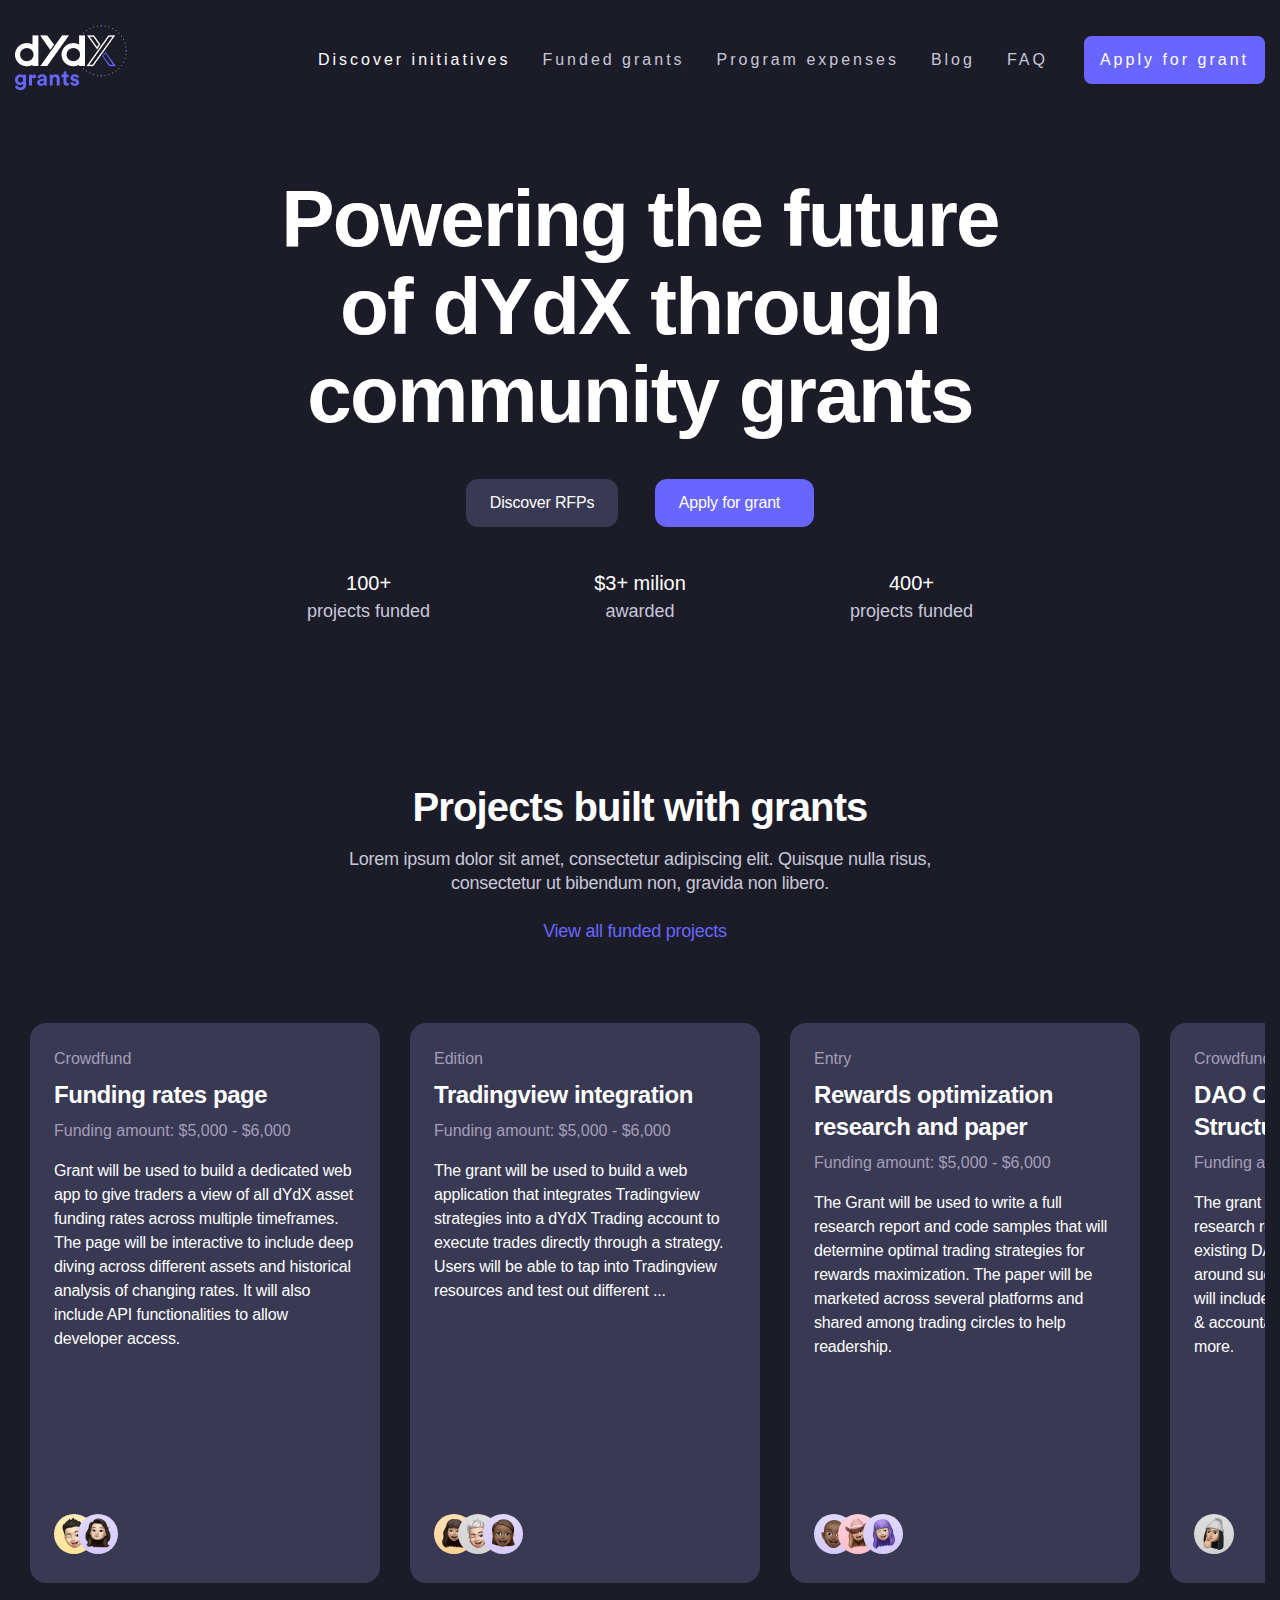
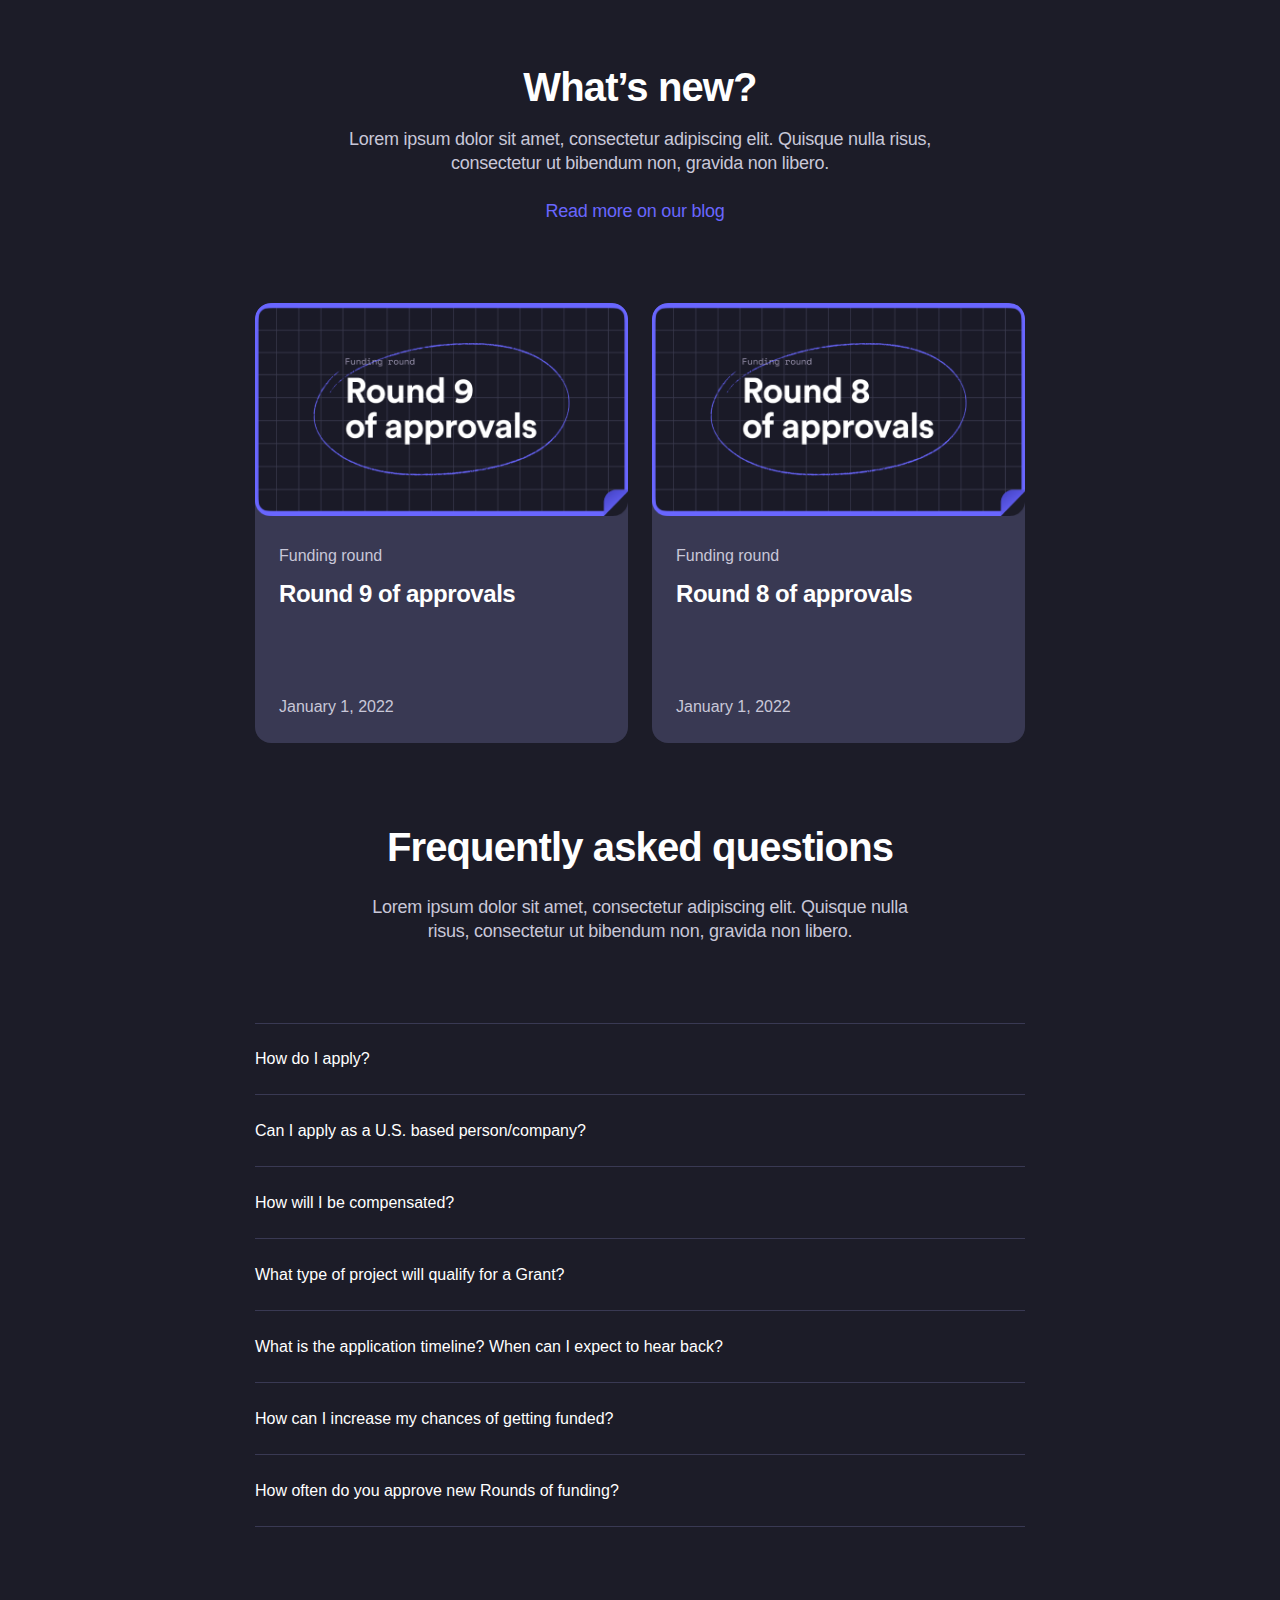
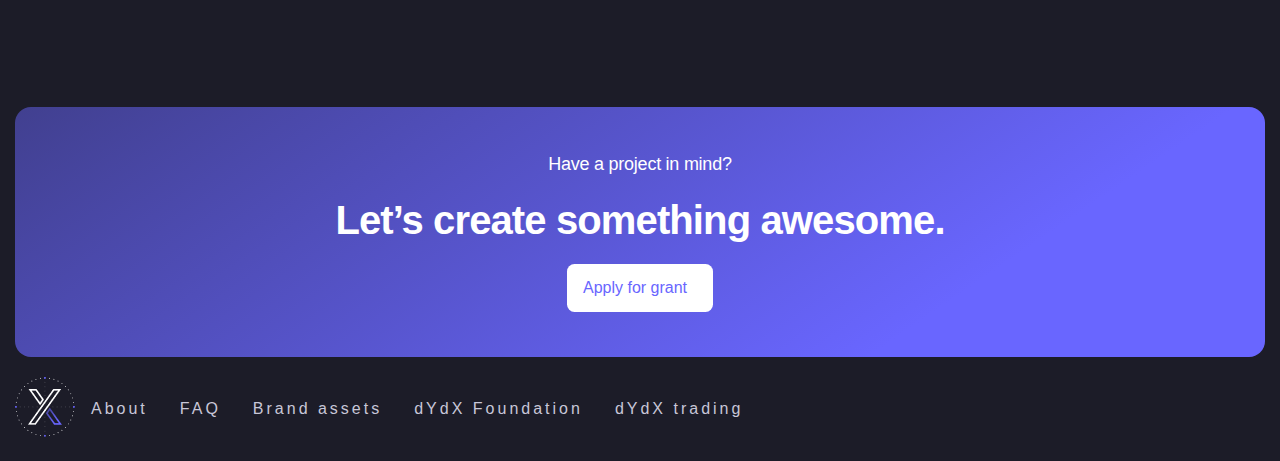
<file: index.html>
<!DOCTYPE html>
<html lang="en">
  <head>
    <meta charset="UTF-8" />
    <meta name="viewport" content="width=device-width, initial-scale=1.0" />
    <title>Document</title>
    <link
      rel="stylesheet"
      href="https://cdnjs.cloudflare.com/ajax/libs/font-awesome/6.5.2/css/all.min.css"
      integrity="sha512-SnH5WK+bZxgPHs44uWIX+LLJAJ9/2PkPKZ5QiAj6Ta86w+fsb2TkcmfRyVX3pBnMFcV7oQPJkl9QevSCWr3W6A=="
      crossorigin="anonymous"
      referrerpolicy="no-referrer"
    />
    <link rel="stylesheet" href="css/header.css" />
    <link rel="stylesheet" href="css/footer.css" />
    <link rel="stylesheet" href="css/home.css" />
  </head>
  <body>
    <input type="checkbox" id="menubar" hidden />
    <header>
      <nav class="nav">
        <div class="nav__logo">
          <img src="img/Logologo.png" alt="logo" />
        </div>
        <div class="nav__wrapper">
          <ul class="nav__list">
            <li><a href="./index.html" class="nav-link nav-link--active">Discover initiatives</a></li>
            <li><a href="pages/funded grand/index.html" class="nav-link">Funded grants</a></li>
            <li><a href="pages/Program expenses/index.html" class="nav-link">Program expenses</a></li>
            <li><a href="pages/blog/index.html" class="nav-link">Blog</a></li>
            <li><a href="pages/FAQ/index.html" class="nav-link">FAQ</a></li>
            <li class="nav__list-item">
              <i class="fab fa-twitter"></i>
              <i class="fab fa-discord"></i>
            </li>
          </ul>
           <button class="nav-btn">Apply <span>for grant</span></button>
          <label for="menubar" class="menubar">
            <i class="fa-solid fa-bars"></i>
            <i class="fas fa-xmark"></i>
          </label>
        </div>
      </nav>
    </header>
    <main>
      <section class="home">
        <div class="container">
          <h1 class="home__title">
            Powering the future of dYdX through community grants
          </h1>
          <div class="home__btns">
            <button class="home-btn">Discover RFPs</button>
            <button class="home-btn footer-btn">
              Apply for grant <i class="fa-solid fa-arrow-right"></i>
            </button>
          </div>
          <div class="home__cards">
            <div class="card">
              <span>100+ </span>
              projects funded
            </div>
            <div class="card">
              <span>$3+ milion</span>
              awarded
            </div>
            <div class="card">
              <span>400+ </span>
              projects funded
            </div>
          </div>
        </div>
      </section>
      <section class="project">
        <div class="project__inner">
          <h2 class="project__title">Projects built with grants</h2>
          <p class="project__text">
            Lorem ipsum dolor sit amet, consectetur adipiscing elit. Quisque
            nulla risus, consectetur ut bibendum non, gravida non libero.
          </p>
          <a href="#" class="project-link">
            View all funded projects <i class="fas fa-arrow-right"></i
          ></a>
        </div>
        <div class="project__cards">
          <div class="card">
            <span class="subtitle">Crowdfund</span>
            <h3 class="card__title">Funding rates page</h3>
            <span class="subtitle">Funding amount: $5,000 - $6,000</span>
            <p class="card__text">
              Grant will be used to build a dedicated web app to give traders a
              view of all dYdX asset funding rates across multiple timeframes.
              The page will be interactive to include deep diving across
              different assets and historical analysis of changing rates. It
              will also include API functionalities to allow developer access.
            </p>

            <div class="card__imgs">
              <img src="img/product__imgs/Rectangleimg-1.png" alt="RASM" />
              <img src="img/product__imgs/Rectangleimg-2.png" alt="RASM" />
            </div>
          </div>
          <div class="card">
            <span class="subtitle">Edition</span>
            <h3 class="card__title">Tradingview integration</h3>
            <span class="subtitle">Funding amount: $5,000 - $6,000</span>
            <p class="card__text">
              The grant will be used to build a web application that integrates
              Tradingview strategies into a dYdX Trading account to execute
              trades directly through a strategy. Users will be able to tap into
              Tradingview resources and test out different ...
            </p>

            <div class="card__imgs">
              <img src="img/product__imgs/Rectangleimg-3.png" alt="RASM" />
              <img src="img/product__imgs/Rectangleimg-4.png" alt="RASM" />
              <img src="img/product__imgs/Rectangleimg-5.png" alt="RASM" />
            </div>
          </div>
          <div class="card">
            <span class="subtitle">Entry</span>
            <h3 class="card__title">Rewards optimization research and paper</h3>
            <span class="subtitle">Funding amount: $5,000 - $6,000</span>
            <p class="card__text">
              The Grant will be used to write a full research report and code
              samples that will determine optimal trading strategies for rewards
              maximization. The paper will be marketed across several platforms
              and shared among trading circles to help readership.
            </p>

            <div class="card__imgs">
              <img src="img/product__imgs/Rectangleimg-6.png" alt="RASM" />
              <img src="img/product__imgs/Rectangleimg-7.png" alt="RASM" />
              <img src="img/product__imgs/Rectangleimg-8.png" alt="RASM" />
            </div>
          </div>
          <div class="card">
            <span class="subtitle">Crowdfund</span>
            <h3 class="card__title">DAO Organizational Structure Research</h3>
            <span class="subtitle">Funding amount: $5,000 - $6,000</span>
            <p class="card__text">
              The grant will be used to fund a deep dive research report around
              historical and existing DAO structures with guidance around
              successful best practices. Topics will include organization
              structure, reporting & accountability, contributors, funding, and
              more.
            </p>

            <div class="card__imgs">
              <img src="img/product__imgs/Rectangleimg-9.png" alt="RASM" />
            </div>
          </div>
        </div>
      </section>
      <section class="news">
        <div class="project__inner">
          <h3 class="project__title">What’s new?</h3>
          <p class="project__text">
            Lorem ipsum dolor sit amet, consectetur adipiscing elit. Quisque
            nulla risus, consectetur ut bibendum non, gravida non libero.
          </p>
          <a href="" class="project-link"
            >Read more on our blog <i class="fas fa-arrow-right"></i
          ></a>
        </div>
        <div class="news__cards">
          <div class="card">
            <img src="img/Round-9.png" alt="Round" width="100%" />
            <div class="news__inner">
              <p>Funding round</p>
              <h3>Round 9 of approvals</h3>
              <span>January 1, 2022</span>
            </div>
          </div>
          <div class="card">
            <img src="img/Round-8.png" alt="Round" width="100%" />
            <div class="news__inner">
              <p>Funding round</p>
              <h3>Round 8 of approvals</h3>
              <span>January 1, 2022</span>
            </div>
          </div>
        </div>
      </section>
      <section class="question">
        <div class="question__wrapper">
          <h1 class="question__title">Frequently asked questions</h1>
          <p class="question__text">
            Lorem ipsum dolor sit amet, consectetur adipiscing elit. Quisque
            nulla risus, consectetur ut bibendum non, gravida non libero.
          </p>
        </div>
        <div class="cards">
          <div class="card">
            <p>How do I apply?</p>
            <i class="fa-solid fa-plus"></i>
          </div>
          <div class="card">
            <p>Can I apply as a U.S. based person/company?</p>
            <i class="fa-solid fa-plus"></i>
          </div>
          <div class="card">
            <p>How will I be compensated?</p>
            <i class="fa-solid fa-plus"></i>
          </div>
          <div class="card">
            <p>What type of project will qualify for a Grant?</p>
            <i class="fa-solid fa-plus"></i>
          </div>
          <div class="card">
            <p>
              What is the application timeline? When can I expect to hear back?
            </p>
            <i class="fa-solid fa-plus"></i>
          </div>
          <div class="card">
            <p>How can I increase my chances of getting funded?</p>
            <i class="fa-solid fa-plus"></i>
          </div>
          <div class="card">
            <p>How often do you approve new Rounds of funding?</p>
            <i class="fa-solid fa-plus"></i>
          </div>
        </div>
      </section>
    </main>
    <footer>
      <div class="container footer__wrapper">
        <div class="footer__subtitle">Have a project in mind?</div>
        <div class="footer__title">Let’s create something awesome.</div>
        <button class="footer-btn">
          Apply for grant <i class="fa-solid fa-arrow-right"></i>
        </button>
      </div>
      <div class="footer__inner container">
        <ul class="footer__list">
          <li>
            <a href="./index.html" class="footer-link">
              <img src="img/footer-logo.png" alt="footer-Xlogo" />
            </a>
          </li>
          <li><a href="#" class="nav-link">About </a></li>
          <li><a href="#" class="nav-link">FAQ</a></li>
          <li><a href="#" class="nav-link">Brand assets</a></li>
          <li><a href="#" class="nav-link">dYdX Foundation</a></li>
          <li><a href="#" class="nav-link">dYdX trading</a></li>
        </ul>
        <div class="footer__icon">
          <i class="fab fa-twitter"></i>
          <i class="fab fa-discord"></i>
        </div>
      </div>
    </footer>
  </body>
</html>
</file>
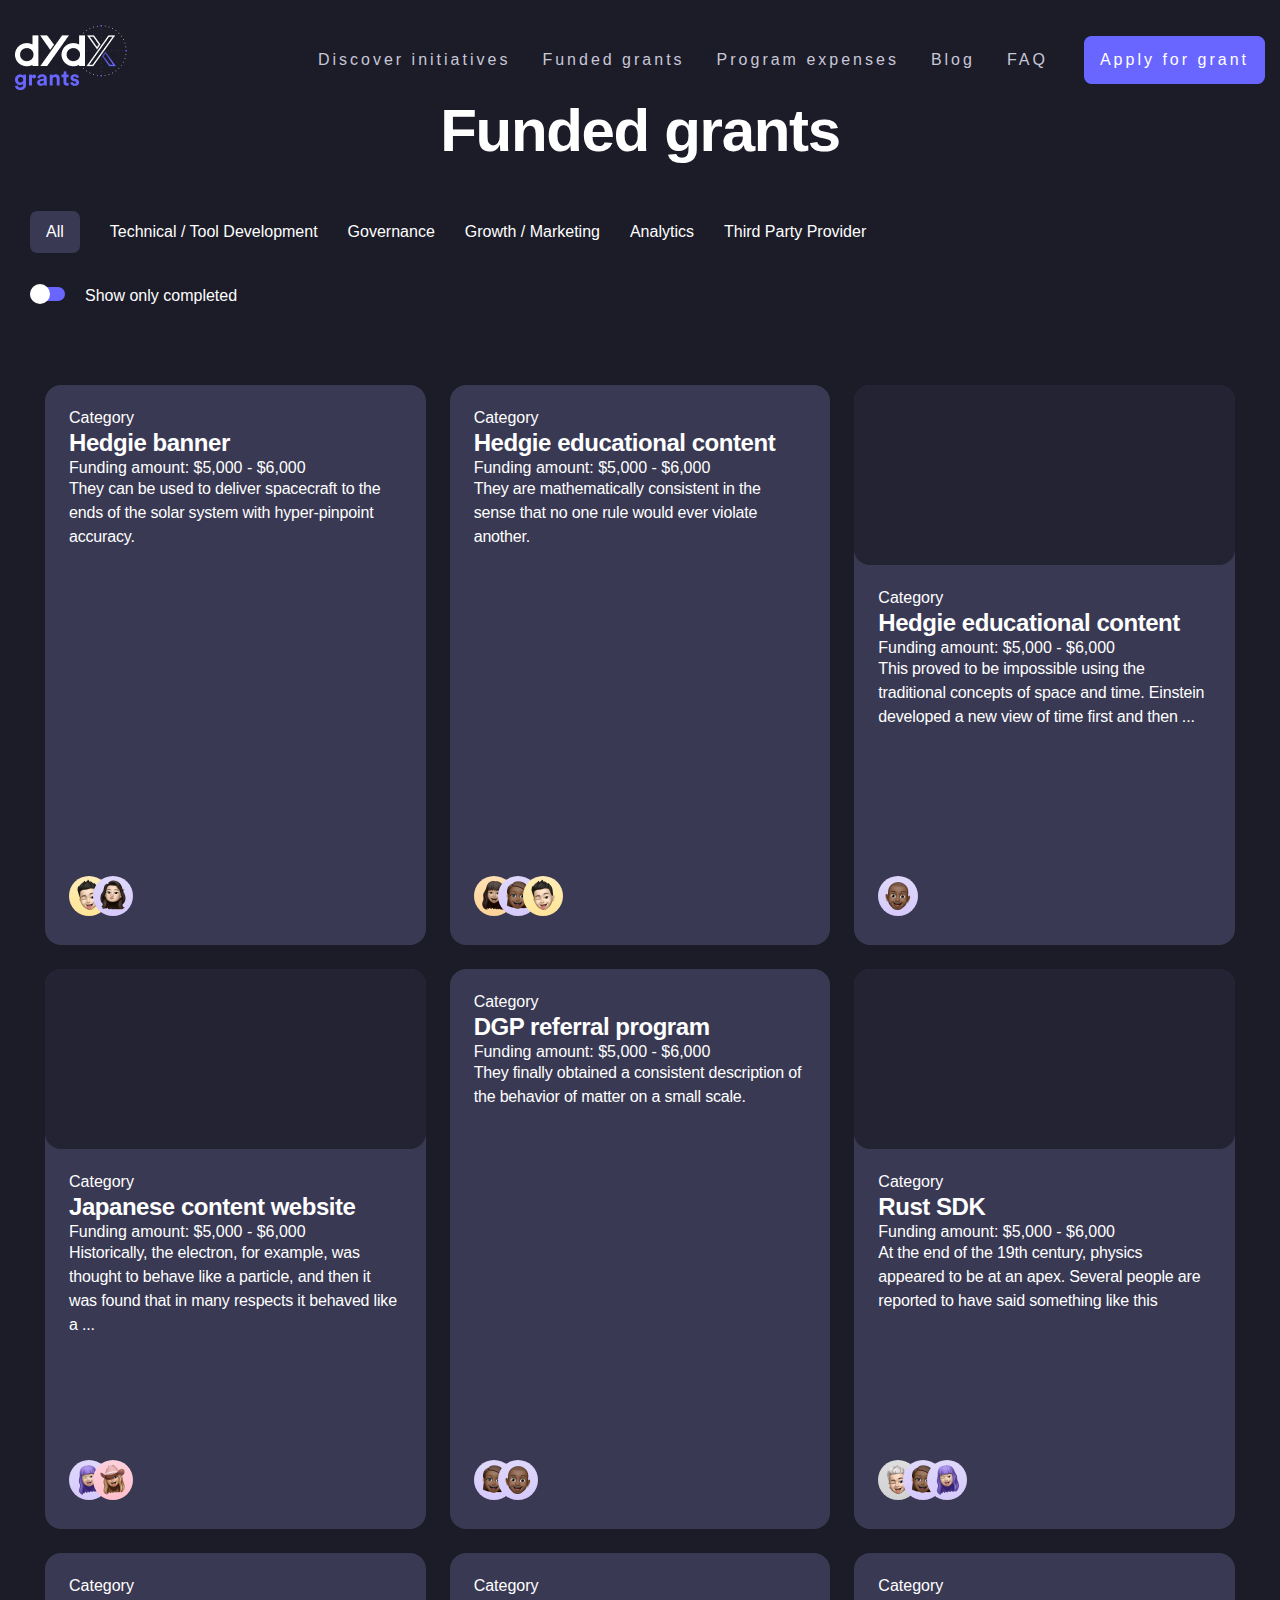
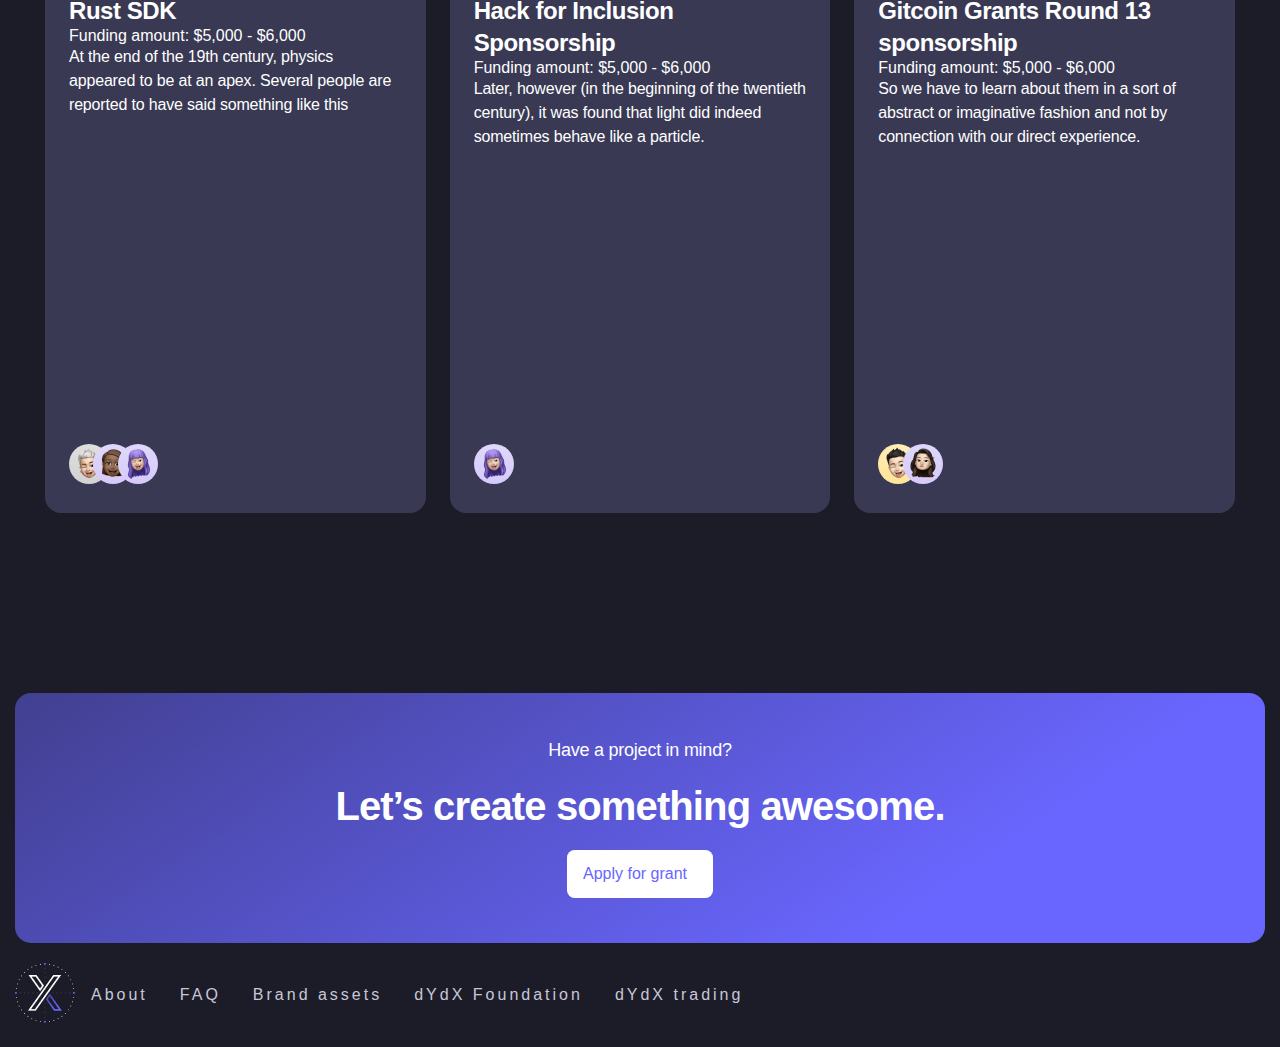
<file: pages/funded grand/index.html>
<!DOCTYPE html>
<html lang="en">
  <head>
    <meta charset="UTF-8" />
    <meta name="viewport" content="width=device-width, initial-scale=1.0" />
    <title>Document</title>
    <link
      rel="stylesheet"
      href="https://cdnjs.cloudflare.com/ajax/libs/font-awesome/6.5.2/css/all.min.css"
      integrity="sha512-SnH5WK+bZxgPHs44uWIX+LLJAJ9/2PkPKZ5QiAj6Ta86w+fsb2TkcmfRyVX3pBnMFcV7oQPJkl9QevSCWr3W6A=="
      crossorigin="anonymous"
      referrerpolicy="no-referrer"
    />
    <link rel="stylesheet" href="../../css/header.css" />
    <link rel="stylesheet" href="../../css/footer.css" />
    <link rel="stylesheet" href="../../css/home.css">
    <link rel="stylesheet" href="style.css" />
  </head>
  <body>
    <input type="checkbox" id="menubar" hidden />
    <header>
      <nav class="nav">
        <div class="nav__logo">
          <img src="../../img/Logologo.png" alt="logo" />
        </div>
        <div class="nav__wrapper">
          <ul class="nav__list">
            <li>
              <a href="../../index.html" class="nav-link"
                >Discover initiatives</a
              >
            </li>
            <li><a href="./index.html" class="nav-link">Funded grants</a></li>
            <li>
              <a href="../Program expenses/index.html" class="nav-link"
                >Program expenses</a
              >
            </li>
            <li><a href="../blog/index.html" class="nav-link">Blog</a></li>
            <li><a href="../FAQ/index.html" class="nav-link">FAQ</a></li>
            <li class="nav__list-item">
              <i class="fab fa-twitter"></i>
              <i class="fab fa-discord"></i>
            </li>
          </ul>
          <button class="nav-btn">Apply <span>for grant</span></button>
          <label for="menubar" class="menubar">
            <i class="fa-solid fa-bars"></i>
            <i class="fas fa-xmark"></i>
          </label>
        </div>
      </nav>
    </header>
    <main>
      <section class="grand">
        <div class="container">
          <h1 class="grand__title">Funded grants</h1>
          <ul class="grand__list">
            <li class="grand__list-item">All</li>
            <li class="grand__list-item">Technical / Tool Development</li>
            <li class="grand__list-item">Governance</li>
            <li class="grand__list-item">Growth / Marketing</li>
            <li class="grand__list-item">Analytics</li>
            <li class="grand__list-item">Third Party Provider</li>
          </ul>
          <div class="grand__wrapper">
            <input type="checkbox" id="progress" hidden />
            <label class="progress" for="progress">
              <span class="progress-span"></span>
            </label>
            <p class="progress__text">Show only completed</p>
          </div>
        </div>
      </section>
      <section class="project">
        <div class="container">
          <div class="project__cards">
            <div class="card">
              <div class="card__wrapper">
                <span class="sub-title">Category</span>
                <h3 class="card-title">Hedgie banner</h3>
                <span class="sub-title">Funding amount: $5,000 - $6,000</span>
                <p class="card-text">
                  They can be used to deliver spacecraft to the ends of the solar
                  system with hyper-pinpoint accuracy.
                </p>
              </div>

              <div   class="card__imgs">
                <img src="img/product__imgs/Rectangleimg-1.png" alt="RASM" />
                <img src="img/product__imgs/Rectangleimg-2.png" alt="RASM" />
              </div>
            </div>
            <div class="card">
              <div class="card__wrapper">
                <span class="sub-title">Category</span>
                <h3 class="card-title">Hedgie educational content</h3>
                <span class="sub-title">Funding amount: $5,000 - $6,000</span>
                <p class="card-text">
                  They are mathematically consistent in the sense that no one rule
                  would ever violate another.
                </p>
              </div>

              <div   class="card__imgs">
                <img src="img/product__imgs/Rectangleimg-3.png" alt="RASM" />
                <img src="img/product__imgs/Rectangleimg-5.png" alt="RASM" />
                <img src="img/product__imgs/Rectangleimg-1.png" alt="RASM" />
              </div>
            </div>
            <div class="card">
              <span class="card-bg"></span>
              <div class="card__wrapper">
                <span class="sub-title">Category</span>
                <h3 class="card-title">Hedgie educational content</h3>
                <span class="sub-title">Funding amount: $5,000 - $6,000</span>
                <p class="card-text">
                  This proved to be impossible using the traditional concepts of
                  space and time. Einstein developed a new view of time first and
                  then ...
                </p>
              </div>

              <div class="card__imgs">
                <img src="img/product__imgs/Rectangleimg-6.png" alt="RASM" />
              </div>
            </div>
            <div class="card">
              <span class="card-bg"></span>
              <div class="card__wrapper">
                <span class="sub-title">Category</span>
                <h3 class="card-title">Japanese content website</h3>
                <span class="sub-title">Funding amount: $5,000 - $6,000</span>
                <p class="card-text">
                  Historically, the electron, for example, was thought to behave
                  like a particle, and then it was found that in many respects it
                  behaved like a ...
                </p>
              </div>

              <div class="card__imgs">
                <img src="img/product__imgs/Rectangleimg-8.png" alt="RASM" />
                <img src="img/product__imgs/Rectangleimg-7.png" alt="RASM" />
              </div>
            </div>
            <div class="card">
              <div class="card__wrapper">
                <span class="sub-title">Category</span>
              <h3 class="card-title">DGP referral program</h3>
              <span class="sub-title">Funding amount: $5,000 - $6,000</span>
              <p class="card-text">
                They finally obtained a consistent description of the behavior
                of matter on a small scale.
              </p>

              </div>
              <div   class="card__imgs">
                <img src="img/product__imgs/Rectangleimg-5.png" alt="RASM" />
                <img src="img/product__imgs/Rectangleimg-6.png" alt="RASM" />
              </div>
            </div>

            <div class="card">
              <span class="card-bg"></span>
              <div class="card__wrapper">
                <span class="sub-title">Category</span>
                <h3 class="card-title">Rust SDK</h3>
                <span class="sub-title">Funding amount: $5,000 - $6,000</span>
                <p class="card-text">
                  At the end of the 19th century, physics appeared to be at an
                  apex. Several people are reported to have said something like
                  this
                </p>
              </div>

              <div class="card__imgs">
                <img src="img/product__imgs/Rectangleimg-4.png" alt="RASM" />
                <img src="img/product__imgs/Rectangleimg-5.png" alt="RASM" />
                <img src="img/product__imgs/Rectangleimg-8.png" alt="RASM" />
              </div>
            </div>
            <div class="card">
              <div class="card__wrapper">
                <span class="sub-title">Category</span>
                <h3 class="card-title">Rust SDK</h3>
                <span class="sub-title">Funding amount: $5,000 - $6,000</span>
                <p class="card-text">
                  At the end of the 19th century, physics appeared to be at an
                  apex. Several people are reported to have said something like
                  this
                </p>
              </div>  

              <div class="card__imgs">
                <img src="img/product__imgs/Rectangleimg-4.png" alt="RASM" />
                <img src="img/product__imgs/Rectangleimg-5.png" alt="RASM" />
                <img src="img/product__imgs/Rectangleimg-8.png" alt="RASM" />
              </div>
            </div>
            <div class="card">
              <div class="card__wrapper">
                <span class="sub-title">Category</span>
              <h3 class="card-title">Hack for Inclusion Sponsorship</h3>
              <span class="sub-title">Funding amount: $5,000 - $6,000</span>
              <p class="card-text">
                Later, however (in the beginning of the twentieth century), it
                was found that light did indeed sometimes behave like a
                particle.
              </p>
              </div>

              <div class="card__imgs">
                <img src="img/product__imgs/Rectangleimg-8.png" alt="RASM" />
              </div>
            </div>
            <div class="card">
              <div class="card__wrapper">
                <span class="sub-title">Category</span>
              <h3 class="card-title">Gitcoin Grants Round 13 sponsorship</h3>
              <span class="sub-title">Funding amount: $5,000 - $6,000</span>
              <p class="card-text">
                So we have to learn about them in a sort of abstract or
                imaginative fashion and not by connection with our direct
                experience.
              </p>
              </div>

              <div class="card__imgs">
                <img src="img/product__imgs/Rectangleimg-1.png" alt="RASM" />
                <img src="img/product__imgs/Rectangleimg-2.png" alt="RASM" />
              </div>
            </div>
          </div>
        </div>
      </section>
    </main>
    <footer>
      <div class="container footer__wrapper">
        <div class="footer__subtitle">Have a project in mind?</div>
        <div class="footer__title">Let’s create something awesome.</div>
        <button class="footer-btn">
          Apply for grant <i class="fa-solid fa-arrow-right"></i>
        </button>
      </div>
      <div class="footer__inner container">
        <ul class="footer__list">
          <li>
            <a href="./index.html" class="footer-link">
              <img src="../../img/footer-logo.png" alt="footer-Xlogo" />
            </a>
          </li>
          <li><a href="#" class="nav-link">About </a></li>
          <li><a href="#" class="nav-link">FAQ</a></li>
          <li><a href="#" class="nav-link">Brand assets</a></li>
          <li><a href="#" class="nav-link">dYdX Foundation</a></li>
          <li><a href="#" class="nav-link">dYdX trading</a></li>
        </ul>
        <div class="footer__icon">
          <i class="fab fa-twitter"></i>
          <i class="fab fa-discord"></i>
        </div>
      </div>
    </footer>
  </body>
</html>
</file>
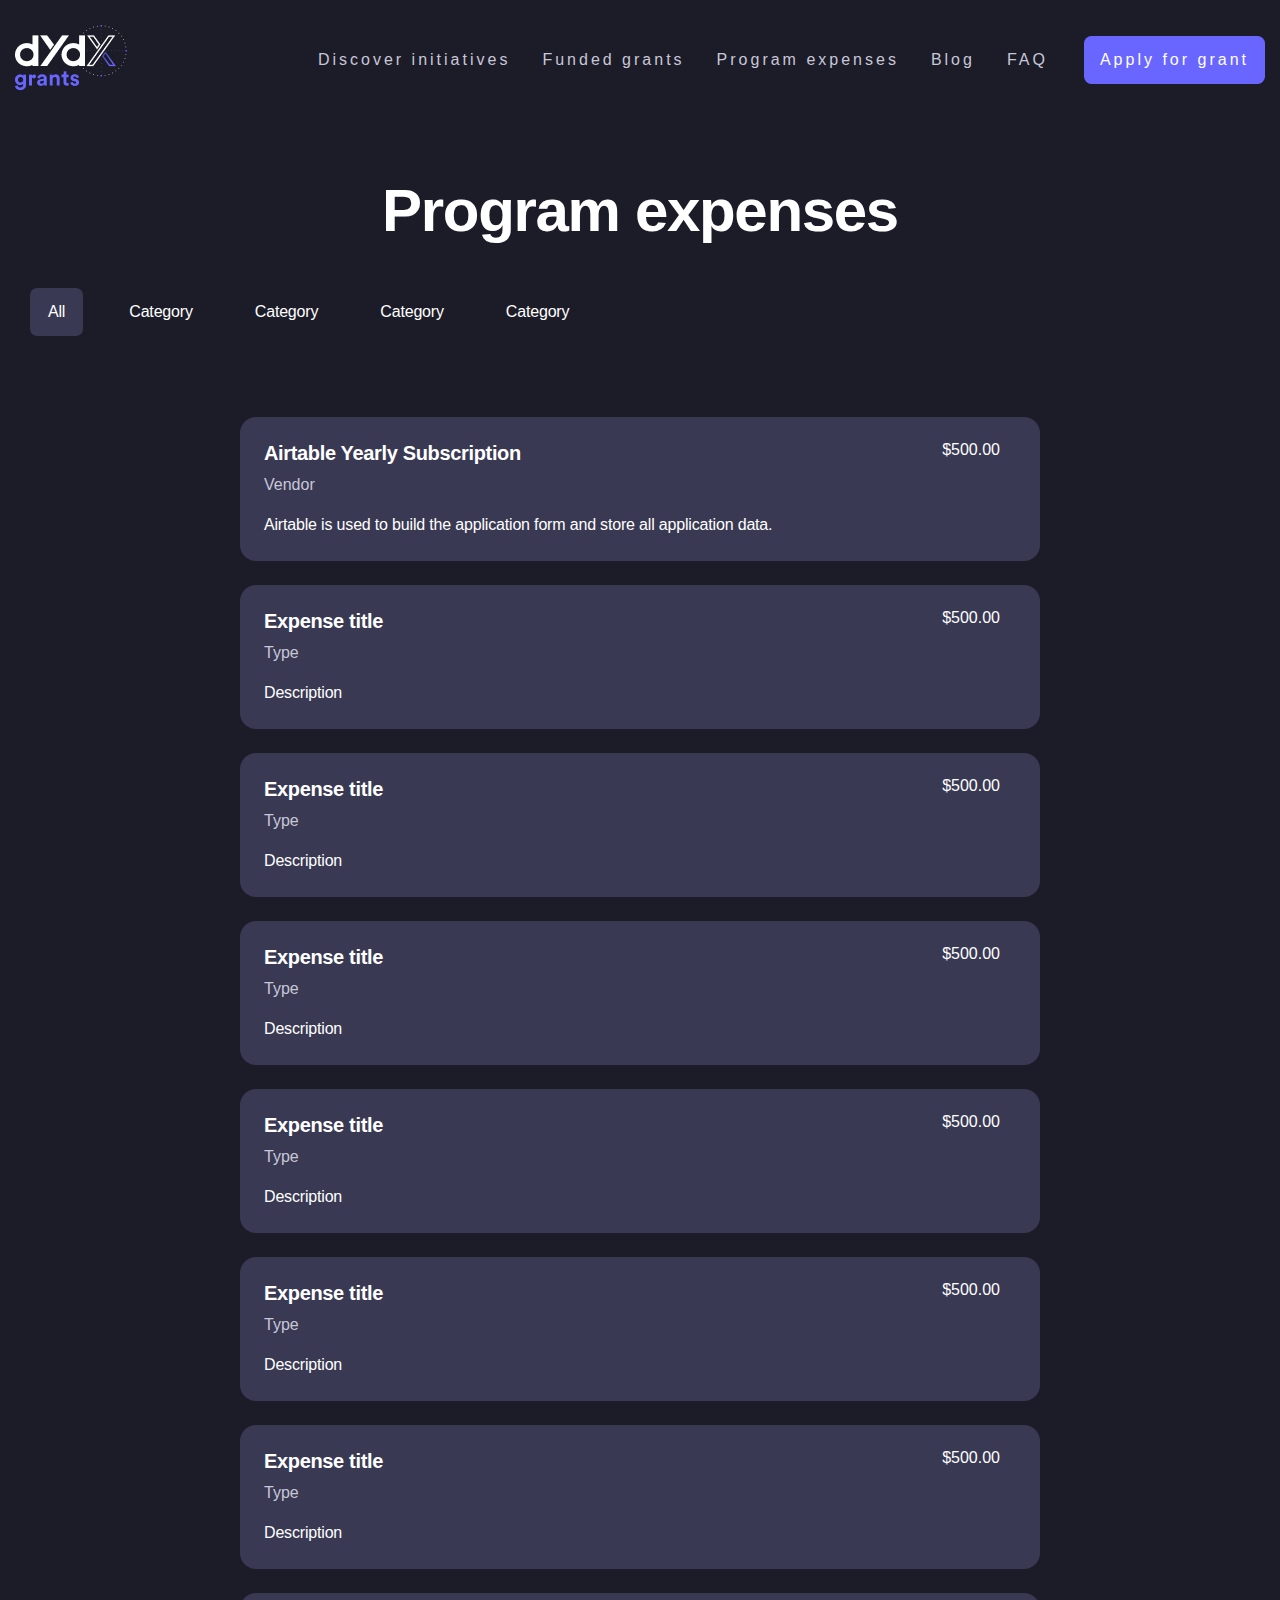
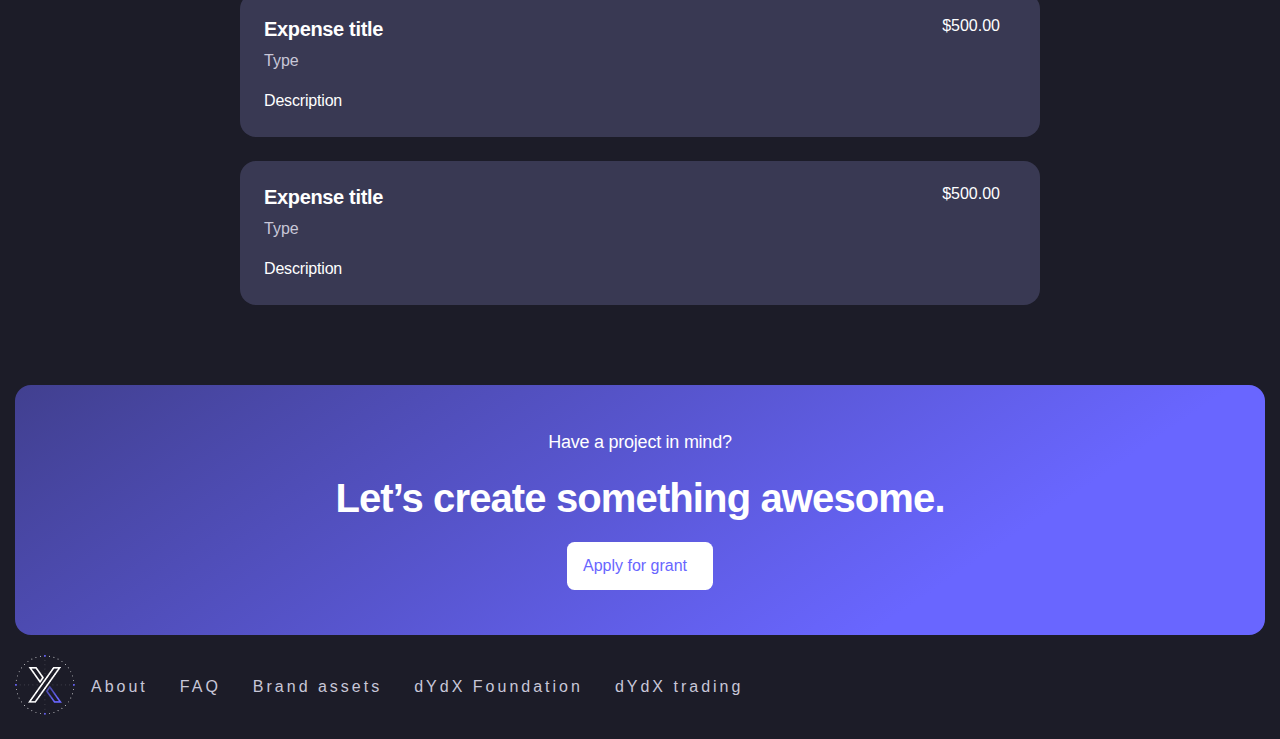
<file: pages/Program expenses/index.html>
<!DOCTYPE html>
<html lang="en">
  <head>
    <meta charset="UTF-8" />
    <meta name="viewport" content="width=device-width, initial-scale=1.0" />
    <title>Document</title>
    <link
      rel="stylesheet"
      href="https://cdnjs.cloudflare.com/ajax/libs/font-awesome/6.5.2/css/all.min.css"
      integrity="sha512-SnH5WK+bZxgPHs44uWIX+LLJAJ9/2PkPKZ5QiAj6Ta86w+fsb2TkcmfRyVX3pBnMFcV7oQPJkl9QevSCWr3W6A=="
      crossorigin="anonymous"
      referrerpolicy="no-referrer"
    />
    <link rel="stylesheet" href="../../css/header.css" />
    <link rel="stylesheet" href="../../css/footer.css" />
    <link rel="stylesheet" href="./style.css">
  </head>
  <body>
    <input type="checkbox" id="menubar" hidden  />
    <header>
      <nav class="nav">
        <div class="nav__logo">
          <img src="../../img/Logologo.png" alt="logo" />
        </div>
        <div class="nav__wrapper">
          <ul class="nav__list">
            <li><a href="../../index.html" class="nav-link">Discover initiatives</a></li>
            <li><a href="../funded grand/index.html" class="nav-link">Funded grants</a></li>
            <li><a href="./index.html" class="nav-link">Program expenses</a></li>
            <li><a href="../blog/index.html" class="nav-link">Blog</a></li>
            <li><a href="../FAQ/index.html" class="nav-link">FAQ</a></li>
            <li class="nav__list-item">
              <i class="fab fa-twitter"></i>
              <i class="fab fa-discord"></i>
            </li>
          </ul>
          <button class="nav-btn">Apply <span>for grant</span></button>
          <label for="menubar" class="menubar">
            <i class="fa-solid fa-bars"></i>
            <i class="fas fa-xmark"></i>
          </label>
        </div>
      </nav>
    </header>
    <main>
      <section class="program">
        <div class="container">
          <h1 class="program__title">Program expenses</h1>
          <ul class="program__list">
            <li class="list__item">All</li>
            <li class="list__item">Category</li>
            <li class="list__item">Category</li>
            <li class="list__item">Category</li>
            <li class="list__item">Category</li>
          </ul>
          <div class="cards">
            <div class="card">
              <div>
                <h3 class="card__title">Airtable Yearly Subscription</h3>
                <p class="card__subtitle">Vendor</p>
                <p class="card__def">Airtable is used to build the application form and store all application data.</p>
              </div>
              <div class="cost">
                <span>$500.00</span>
                <i class="fa-solid fa-arrow-up-right-from-square"></i>
              </div>
            </div>
            <div class="card">
              <div>
                <h3 class="card__title">Expense title</h3>
                <p class="card__subtitle">Type</p>
                <p class="card__def">Description</p>
              </div>
              <div class="cost">
                <span>$500.00</span>
                <i class="fa-solid fa-arrow-up-right-from-square"></i>
              </div>
            </div>
            <div class="card">
              <div>
                <h3 class="card__title">Expense title</h3>
                <p class="card__subtitle">Type</p>
                <p class="card__def">Description</p>
              </div>
              <div class="cost">
                <span>$500.00</span>
                <i class="fa-solid fa-arrow-up-right-from-square"></i>
              </div>
            </div>
            <div class="card">
              <div>
                <h3 class="card__title">Expense title</h3>
                <p class="card__subtitle">Type</p>
                <p class="card__def">Description</p>
              </div>
              <div class="cost">
                <span>$500.00</span>
                <i class="fa-solid fa-arrow-up-right-from-square"></i>
              </div>
            </div>
            <div class="card">
              <div>
                <h3 class="card__title">Expense title</h3>
                <p class="card__subtitle">Type</p>
                <p class="card__def">Description</p>
              </div>
              <div class="cost">
                <span>$500.00</span>
                <i class="fa-solid fa-arrow-up-right-from-square"></i>
              </div>
            </div>
            <div class="card">
              <div>
                <h3 class="card__title">Expense title</h3>
                <p class="card__subtitle">Type</p>
                <p class="card__def">Description</p>
              </div>
              <div class="cost">
                <span>$500.00</span>
                <i class="fa-solid fa-arrow-up-right-from-square"></i>
              </div>
            </div>
            <div class="card">
              <div>
                <h3 class="card__title">Expense title</h3>
                <p class="card__subtitle">Type</p>
                <p class="card__def">Description</p>
              </div>
              <div class="cost">
                <span>$500.00</span>
                <i class="fa-solid fa-arrow-up-right-from-square"></i>
              </div>
            </div>
            <div class="card">
              <div>
                <h3 class="card__title">Expense title</h3>
                <p class="card__subtitle">Type</p>
                <p class="card__def">Description</p>
              </div>
              <div class="cost">
                <span>$500.00</span>
                <i class="fa-solid fa-arrow-up-right-from-square"></i>
              </div>
            </div>
            <div class="card">
              <div>
                <h3 class="card__title">Expense title</h3>
                <p class="card__subtitle">Type</p>
                <p class="card__def">Description</p>
              </div>
              <div class="cost">
                <span>$500.00</span>
                <i class="fa-solid fa-arrow-up-right-from-square"></i>
              </div>
            </div>
          </div>
        </div>
      </section>
    </main>
    <footer>
      <div class="container footer__wrapper ">
        <div class="footer__subtitle">Have a project in mind?</div>
        <div class="footer__title">Let’s create something awesome.</div>
        <button class="footer-btn">
          Apply for grant <i class="fa-solid fa-arrow-right"></i>
        </button>
      </div>
      <div class="footer__inner container">
        <ul class="footer__list">
          <li>
            <a href="./index.html" class="footer-link">
              <img src="../../img/footer-logo.png" alt="footer-Xlogo" />
            </a>
          </li>
          <li><a href="#" class="nav-link">About </a></li>
          <li><a href="#" class="nav-link">FAQ</a></li>
          <li><a href="#" class="nav-link">Brand assets</a></li>
          <li><a href="#" class="nav-link">dYdX Foundation</a></li>
          <li><a href="#" class="nav-link">dYdX trading</a></li>
        </ul>
        <div class="footer__icon">
          <i class="fab fa-twitter"></i>
          <i class="fab fa-discord"></i>
        </div>
      </div>
    </footer>
  </body>
</html>
</file>
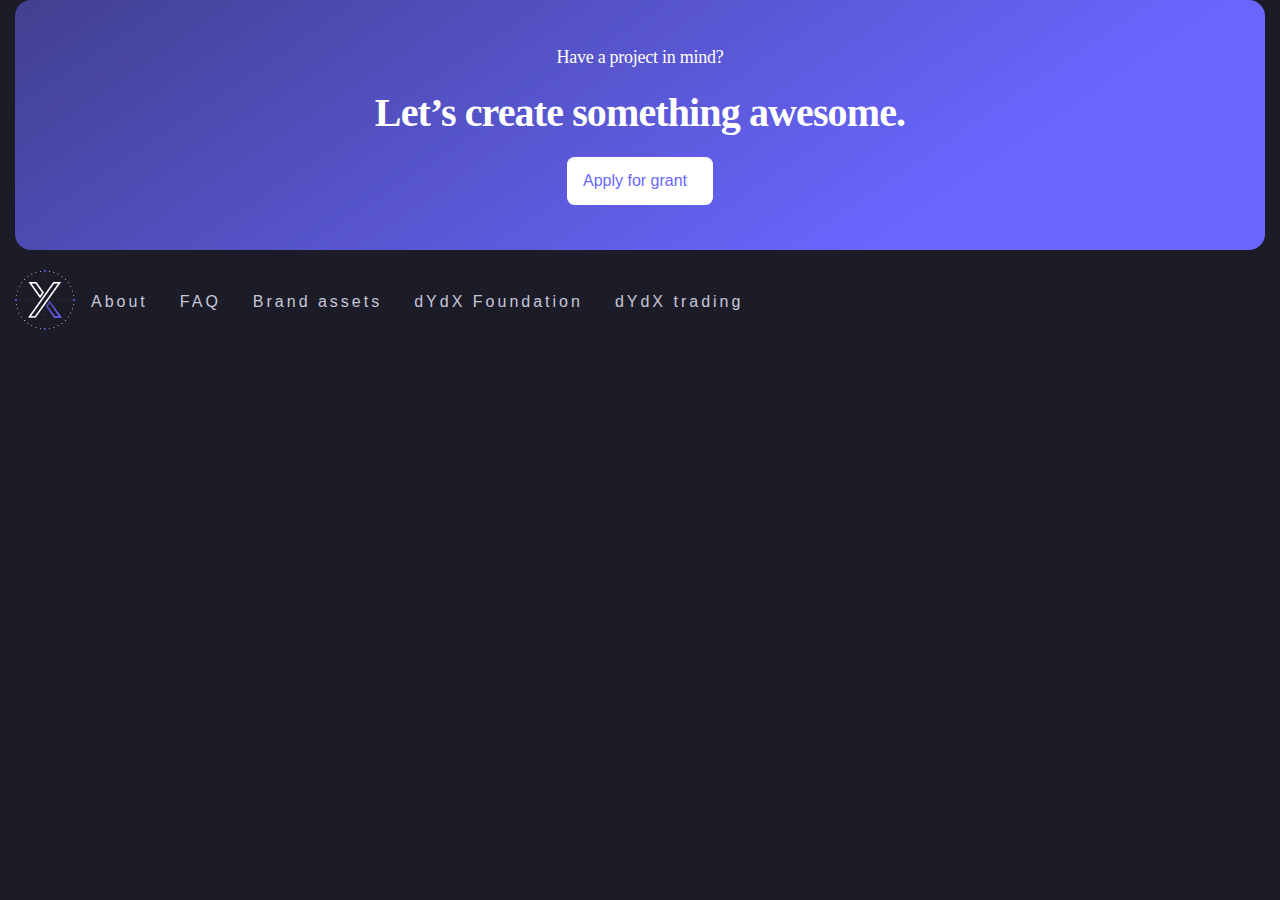
<file: template/footer.html>
<!DOCTYPE html>
<html lang="en">
  <head>
    <meta charset="UTF-8" />
    <meta name="viewport" content="width=device-width, initial-scale=1.0" />
    <title>Document</title>
    <link
      rel="stylesheet"
      href="https://cdnjs.cloudflare.com/ajax/libs/font-awesome/6.5.2/css/all.min.css"
      integrity="sha512-SnH5WK+bZxgPHs44uWIX+LLJAJ9/2PkPKZ5QiAj6Ta86w+fsb2TkcmfRyVX3pBnMFcV7oQPJkl9QevSCWr3W6A=="
      crossorigin="anonymous"
      referrerpolicy="no-referrer"
    />
    <link rel="stylesheet" href="../css/header.css" />
    <link rel="stylesheet" href="../css/footer.css" />
  </head>
  <body>
    <footer>
      <div class="container footer__wrapper ">
        <div class="footer__subtitle">Have a project in mind?</div>
        <div class="footer__title">Let’s create something awesome.</div>
        <button class="footer-btn">
          Apply for grant <i class="fa-solid fa-arrow-right"></i>
        </button>
      </div>
      <div class="footer__inner container">
        <ul class="footer__list">
          <li>
            <a href="./index.html" class="footer-link">
              <img src="../img/footer-logo.png" alt="footer-Xlogo" />
            </a>
          </li>
          <li><a href="#" class="nav-link">About </a></li>
          <li><a href="#" class="nav-link">FAQ</a></li>
          <li><a href="#" class="nav-link">Brand assets</a></li>
          <li><a href="#" class="nav-link">dYdX Foundation</a></li>
          <li><a href="#" class="nav-link">dYdX trading</a></li>
        </ul>
        <div class="footer__icon">
          <i class="fab fa-twitter"></i>
          <i class="fab fa-discord"></i>
        </div>
      </div>
    </footer>
  </body>
</html>
</file>
<file: css/header.css>
*,
*::after,
*::before {
  margin: 0;
  padding: 0;
  box-sizing: border-box;
}
ul,
ol {
  list-style: none;
}
a {
  text-decoration: none;
}
body {
  background-color: #1c1c28;
}
.container {
  max-width: 1250px;
  width: 100%;
  margin: auto;
  padding: 0 15px;
}
.nav {
  display: flex;
  justify-content: space-between;
  max-width: 1370px;
  width: 100%;
  margin: auto;
  padding: 0 15px;
  margin-top: 25px;
  gap: 20px;
}
.nav__wrapper {
  display: flex;
  gap: 20px;
  align-items: center;
}
.nav__list {
  display: flex;
}
.nav-link,
.nav-btn {
  padding: 12px 16px;
  display: inline-block;
  border-radius: 7.5px;
  color: #C8C7D8;
  font-family: Space Mono, "Roboto", sans-serif;
  font-size: 16px;
  font-weight: 400;
  line-height: 24px;
  text-align: left;
  letter-spacing: 3px;
}
.nav-btn {
  height: fit-content;
  background-color: #6966ff;
  border: none;
  text-wrap: nowrap;
  color: #FFF;
}
.nav-link--active{
  color: #FFFFFF;
}

.nav__wrapper .menubar {
  font-size: 18px;
  color: #fff;
  display: none;

  .fa-xmark{
    display: none;
  }
}
.nav__list-item {
  display: none;
}


@media screen and (max-width: 992px) {
  .nav-btn span {
    display: none;
  }
  .nav-link {
    padding: 12px 10px;
  }
}
@media screen and (max-width: 756px) {
  .nav__list {
    position: absolute;
    width: 100%;
    flex-direction: column;
    right: 0;
    left: 0;
    top: 90px;
    bottom: 0;
    text-align: center;
    align-content: center;
    background: #393953;
    padding-top: 20px;
    display: none;
    z-index: 10;
  }
  header {
    padding: 20px 0;
  }
  #menubar:checked + header .nav .nav__wrapper .nav__list {
    display: block;
  }
  #menubar:checked + header .nav .nav__wrapper .menubar .fa-bars {
    display: none;
  }
  #menubar:checked + header .nav .nav__wrapper .menubar .fa-xmark {
    display: block;
    font-size: 24px;
  }
  #menubar:checked + header{
    background-color: #393953;
  }
  .nav {
    margin-top: 0;
  }
  .nav__wrapper .menubar {
    display: block;
    font-size: 20px;
  }
  .nav__list-item {
    display: block;
    margin-top: 30px;

    .fab {
      font-size: 22px;
      padding: 10px;
      color: #c8c7d8;
    }
  }
}
</file>
<file: css/footer.css>
.footer__wrapper {
  background: linear-gradient(
    325.79deg,
    #6966ff 24.5%,
    rgba(105, 102, 255, 0.36) 117.69%
  );
  border-radius: 16px;
  min-height: 250px;
  align-content: space-around;
  color: #ffffff;
  text-align: center;
  padding: 20px 15px;
}

.footer{
  margin-top: 100px;
}

.footer__subtitle {
  font-size: 18px;
  font-weight: 450;
  line-height: 24px;
  letter-spacing: -0.014em;
  text-align: center;
}

.footer__title {
  font-size: 40px;
  font-weight: 700;
  line-height: 48px;
  letter-spacing: -0.022em;
  text-align: center;
  margin: 20px 0;
}

.footer-btn {
  padding: 12px 16px;
  background-color: white;
  color: #6966ff;
  font-size: 16px;
  font-weight: 500;
  line-height: 24px;
  text-align: center;
  align-content: center;
  border-radius: 7.5px;
  border: none;
  cursor: pointer;

  .fa-arrow-right {
    margin-left: 10px;
  }
}

.footer__inner{
    display: flex;
    justify-content: space-between;
    align-content: center;
    min-height: 100px;
    padding: 20px 0;
}

.footer__list{
    display: flex;
    justify-content: space-between;
    align-items: center;
}

.footer__icon{
    color: #C8C7D8;
    align-items: center;
    font-size: 25px;
    display: flex;
    gap: 20px;
    width: fit-content;
    margin:auto;

}

@media screen and (max-width:756px) {
    .footer__inner{
        flex-direction: column;
        gap: 30px;
    }
    .footer__list{
        flex-direction: column;
    }

}

@media screen and (max-width:576px) {
    .footer-btn{
      width: 100%;
    }

}
</file>
<file: css/home.css>
* {
  font-family: "Roboto", sans-serif;
}
.home {
  padding: 80px 0;
}
.home__title {
  font-size: 80px;
  font-weight: 700;
  line-height: 88px;
  letter-spacing: -0.022em;
  text-align: center;
  color: white;
  max-width: 800px;
  margin: auto;
}
.home__btns {
  text-align: center;
  margin: 40px 0;
}
.home-btn {
  padding: 12px 24px;
  border-radius: 12px;
  border: none;
  font-size: 16px;
  font-weight: 500;
  line-height: 24px;
  letter-spacing: -0.011em;
  text-align: center;
  color: white;
  background-color: #6966ff;
}
.home-btn:first-child {
  background-color: #393953;
  margin-right: 32px;
}
.home__cards {
  display: grid;
  grid-template-columns: auto auto auto;
  grid-gap: 30px;
  max-width: 800px;
  margin: auto;
  .card {
    color: #c8c7d8;
    text-align: center;
    width: 100%;
    font-size: 18px;
    font-weight: 400;
    line-height: 24px;
    text-align: center;

    span {
      color: #ffffff;
      font-size: 20px;
      line-height: 32px;
      display: block;
    }
  }
}

.project {
  padding: 80px 0;
}

.project__inner {
  margin: auto;
  max-width: 600px;
  text-align: center;
}

.project__title {
  font-size: 40px;
  font-weight: 700;
  line-height: 48px;
  letter-spacing: -0.022em;
  text-align: center;
  color: #ffffff;
}

.project__text,
.project-link {
  font-size: 18px;
  font-weight: 400;
  line-height: 24px;
  letter-spacing: -0.014em;
  text-align: center;
  color: #c8c7d8;
  margin: 16px 0 24px;
}
.project-link {
  color: #6966ff;
  .fas {
    margin-left: 10px;
  }
}

.project__cards {
  display: flex;
  gap: 30px;
  margin: auto;
  margin-top: 80px;
  scrollbar-width: none;
  overflow-x: scroll;
  max-width: 1250px;
  padding: 0 15px;
}

.project__cards .card {
  flex: 0 0 auto;
  width: 350px;
  padding: 24px;
  border-radius: 16px;
  background-color: #393953;
  color: #ffffff;
  min-height: 560px;
  position: relative;

  .subtitle {
    font-size: 16px;
    font-weight: 400;
    line-height: 24px;
    text-align: left;
    color: #a59eba;
  }
  .card__title {
    font-size: 24px;
    font-weight: 700;
    line-height: 32px;
    letter-spacing: -0.019em;
    text-align: left;
    margin: 8px 0;
  }
  .card__text {
    font-size: 16px;
    font-weight: 450;
    line-height: 24px;
    letter-spacing: -0.011em;
    text-align: left;
    margin-top: 16px;
  }
  .card__imgs {
    position: absolute;
    bottom: 25px;
    left: 24px;

    img {
      border-radius: 50%;
    }
    img:nth-child(2) {
      transform: translateX(-20px);
    }
    img:nth-child(3) {
      transform: translateX(-40px);
    }
  }
}

.news__cards {
  display: flex;
  gap: 24px;
  max-width: 800px;
  margin: auto;
  margin-top: 80px;
  padding: 0 15px;

  .card {
    background: #393953;
    max-width: 390px;
    border-radius: 16px;
    overflow: hidden;
    position: relative;
    min-height: 440px;
  }
}

.news__inner {
  margin: 24px;
  /* padding: 0 15px  ; */
  p,
  span {
    font-size: 16px;
    font-weight: 400;
    line-height: 24px;
    text-align: left;
    color: #c8c7d8;
  }
  h3 {
    font-size: 24px;
    font-weight: 700;
    line-height: 32px;
    letter-spacing: -0.019em;
    text-align: left;
    color: #ffffff;
    margin-top: 10px;
    margin-bottom: 70px;
  }
  span {
    position: absolute;
    bottom: 24px;
  }
}

.question {
  padding: 80px 0;
  color: white;
}

.question__wrapper {
  max-width: 600px;
  width: 100%;
  margin: auto;
  padding: 0 15px;
}

.question__title {
  font-size: 40px;
  font-weight: 700;
  line-height: 48px;
  letter-spacing: -0.022em;
  text-align: center;
  margin-bottom: 24px;
}

.question__text {
  font-size: 18px;
  font-weight: 400;
  line-height: 24px;
  letter-spacing: -0.014em;
  text-align: center;
  color: #C8C7D8;
}

.question .cards{
  max-width: 800px;
  width: 100%;
  margin: auto;
  padding: 0 15px;
  margin-top: 80px;
  
}

.question .card{
  min-height: 72px;
  border-bottom: 1px solid #393953;
  display: flex;
  justify-content: space-between;
  gap: 16px;
  align-items: center;  
  padding: 24px 0;
}

.question .card:first-child{
  min-height: 72px;
  border-top: 1px solid #393953;  
}

@media (max-width: 992px) {
  .home__title {
    font-size: 60px;
    line-height: 70px;
  }

  .home__cards {
    grid-template-columns: 1fr 1fr;
  }
}

@media (max-width: 768px) {
  .home__title {
    font-size: 48px;
    line-height: 56px;
  }

  .home-btn:first-child {
    margin-right: 16px;
  }

  .home__cards {
    grid-template-columns: 1fr;
  }
}

@media (max-width: 576px) {
  .home {
    padding: 40px 0;
  }

  .home__title {
    font-size: 36px;
    line-height: 42px;
    padding: 0 10px;
  }

  .home__btns {
    margin: 20px 0;
  }

  .home-btn {
    padding: 10px 20px;
    font-size: 14px;
    width: 100%;
    text-align: center;
    margin-top: 10px;
  }

  .home-btn:first-child {
    margin-right: 8px;
  }

  .home__cards {
    grid-template-columns: 1fr;
    grid-gap: 20px;
  }

  .project__cards {
    max-width: 100%;
    padding: 0 10px;
    flex-direction: column;
  }

  .project__cards .card {
    width: 100%;
    padding: 20px;
  }
  .news__cards {
    flex-direction: column;
    .card {
      max-width: 600px;
      min-height: 370px;
    }
  }
  .question__title{
    font-size: 24px;
    line-height: 32px;
    width: 250px;
    margin: 15px auto;


  }
  .question p{
    font-size: 16px;
    line-height: 24px;
    /* letter-spacing: -1.1%; */
  }
}

footer {
  margin-top: 100px;
}
</file>
<file: pages/funded grand/style.css>
body {
  font-family: "Roboto", sans-serif;
}
footer {
  margin-top: 100px;
}
.grand__title {
  font-size: 60px;
  font-weight: 700;
  line-height: 72px;
  letter-spacing: -0.022em;
  text-align: center;
  color: #ffffff;
}

.grand__list {
  height: 50px;
  align-items: center;
  display: flex;
  gap: 30px;
  color: #fff;
  margin-top: 40px;
}
.grand__list-item:first-child {
  padding: 12px 16px;
  border-radius: 7.2px;
  background-color: #393953;
}

.grand__wrapper {
  display: flex;
  margin-top: 30px;
  p {
    margin-left: 20px;
    color: white;
  }
}
.progress {
  width: 35px;
  height: 14px;
  border-radius: 7px;
  background-color: #6966ff;
  position: relative;
}
.progress-span {
  width: 20px;
  height: 20px;
  border-radius: 50%;
  background-color: white;
  display: block;
  position: absolute;
  top: -3px;
}

#progress:checked + .progress .progress-span {
  right: 0;
}

.project__cards {
  display: grid;
  grid-template-columns: 1fr 1fr 1fr;
  grid-gap: 24px;
  margin-top: 0;
}

.project__cards .card {
  width: 100%;
  min-height: 560px;
  border-radius: 16px;
  background-color: #393953;
  padding: 0;
  position: relative;

  .sab-title {
    color: #363340;
    font-size: 16px;
    font-weight: 400;
    line-height: 24px;
    text-align: left;
    margin-bottom: 60px;
  }
  .card-title {
    font-size: 24px;
    font-weight: 700;
    line-height: 32px;
    letter-spacing: -0.019em;
    text-align: left;
    color: #ffffff;
  }
  .card-text {
    font-size: 16px;
    font-weight: 450;
    line-height: 24px;
    letter-spacing: -0.011em;
    text-align: left;
    color: #ffffff;
  }
}
.card-bg {
  display: block;
  width: 100%;
  height: 180px;
  border-radius: 16px;
  background-color: #232334;
  /* margin-bottom: 24px; */
}
.card__wrapper {
  padding: 24px;
}

@media screen and (max-width: 756px) {
  .project__cards {
    grid-template-columns: 1fr 1fr;
  }
}
@media screen and (max-width: 992px) {
  .grand__list {
    overflow-x: scroll;
    scrollbar-width: none;
    li {
      text-wrap: nowrap;
    }
  }
}
@media screen and (max-width: 576px) {
  .project__cards {
    grid-template-columns: 1fr;
  }
}
</file>
<file: pages/Program expenses/style.css>
body{
    font-family: "Roboto", sans-serif;
}
.program{
    margin: 80px 0;
}
.program__title{
font-size: 60px;
font-weight: 700;
line-height: 72px;
letter-spacing: -0.022em;
text-align: center;
color: #FFFFFF;
}

.program__list {
    height: 50px;
    align-items: center;
    display: flex;
    gap: 30px;
    /* justify-content: center; */
    color: #fff;
    margin: 40px auto;  
    overflow-x: scroll;
    scrollbar-width: none; 
  }
  .list__item{
font-size: 16px;
font-weight: 500;
line-height: 24px;
letter-spacing: -0.011em;
text-align: center;
padding: 12px 16px;

  }
  .list__item:first-child {
    padding: 12px 18px;
    border-radius: 7.2px;
    background-color: #393953;
  }
.cards{
    max-width: 800px;
    margin: auto;
    margin-top: 80px;
}
.card{
    margin-bottom: 24px;
    background-color: #393953;
    padding: 24px;
    border-radius: 16px;
    display: flex;
    justify-content: space-between;
    gap: 16px;
}

.card__title{
font-size: 20px;
font-weight: 700;
line-height: 24px;
letter-spacing: -0.017em;
text-align: left;
color: #FFF;
}
.card__subtitle{
font-size: 16px;
font-weight: 400;
line-height: 24px;
text-align: left;
color: #C8C7D8;
margin: 8px 0 16px;
}
.card__def{
    color: #FFFFFF;
font-size: 16px;
font-weight: 450;
line-height: 24px;
letter-spacing: -0.011em;
text-align: left;

}
.cost{
    color: #FFFFFF;

    .fa-arrow-up-right-from-square{
        color: #A59EBA;
        margin-left: 16px;
    }
}


@media screen and (max-width:576px) {
    .card__title{
        font-size: 16px;
    }
    .card__subtitle{
        font-size: 14px;
    }
    .card__text{
        font-size: 14px;
        line-height: 20px;
    }
    .program__title{
        font-size: 32px;
        line-height: 40px;
    }
}
</file>
